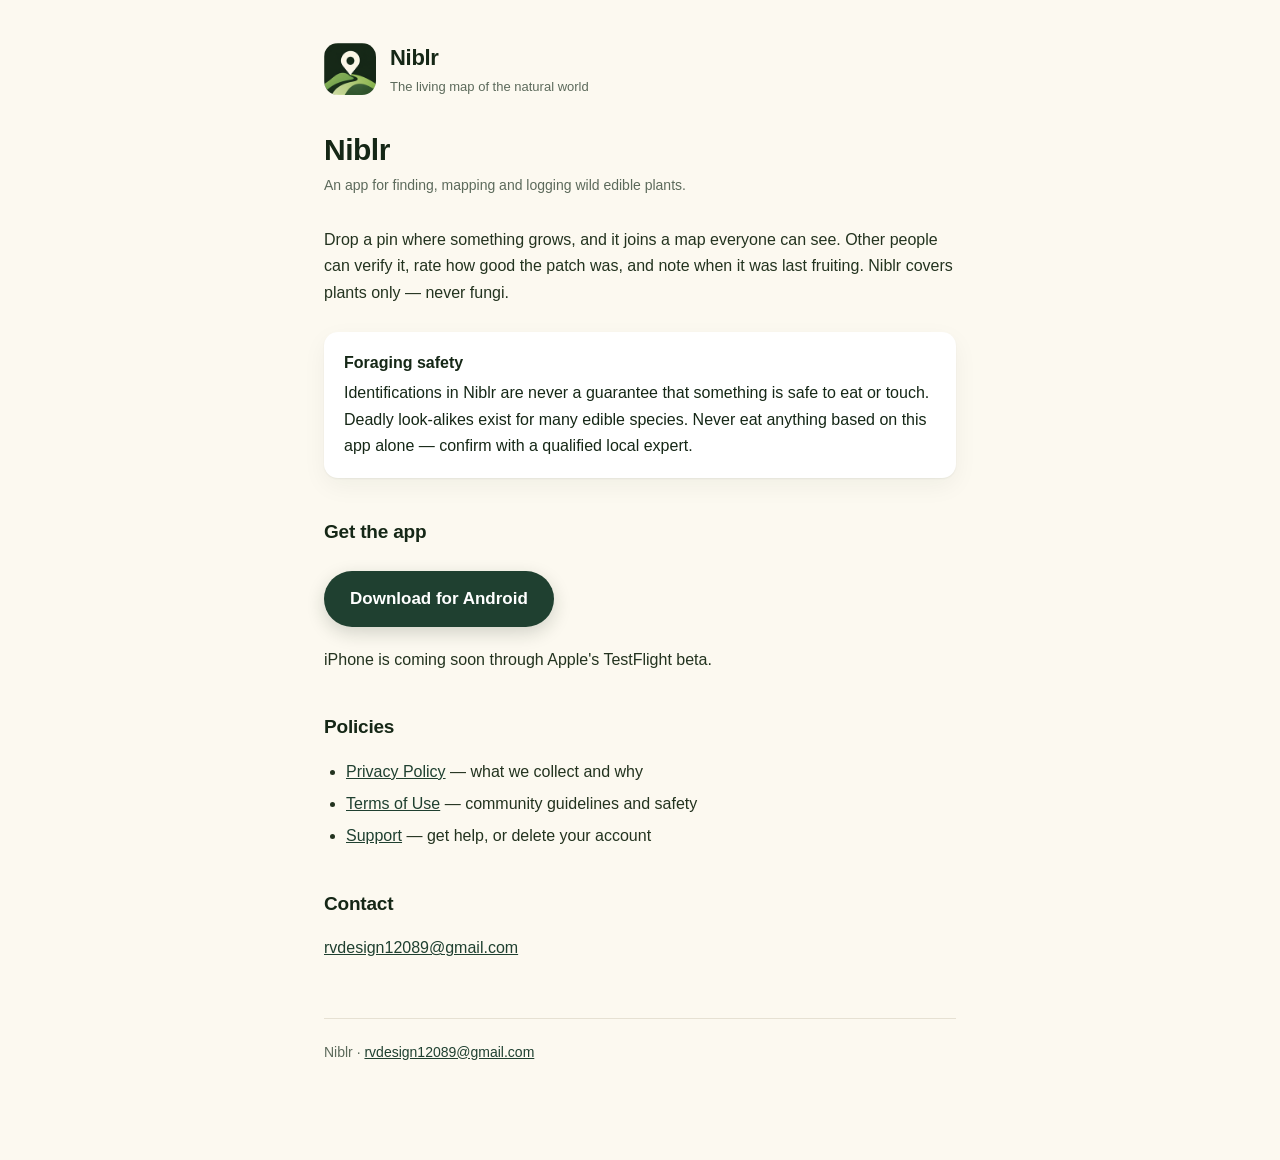
<file: index.html>
<!doctype html>
<html lang="en">
<head>
<meta charset="utf-8">
<meta name="viewport" content="width=device-width, initial-scale=1">
<title>Niblr</title>
<link rel="icon" href="icon.png">
<link rel="stylesheet" href="style.css">
</head>
<body>
<div class="wrap">

<header>
  <img src="icon.png" alt="">
  <div>
    <div class="name">Niblr</div>
    <div class="kicker">The living map of the natural world</div>
  </div>
</header>

<h1>Niblr</h1>
<p class="updated">An app for finding, mapping and logging wild edible plants.</p>

<p>Drop a pin where something grows, and it joins a map everyone can see.
Other people can verify it, rate how good the patch was, and note when it was
last fruiting. Niblr covers plants only — never fungi.</p>

<div class="note">
  <strong>Foraging safety</strong>
  Identifications in Niblr are never a guarantee that something is safe to eat
  or touch. Deadly look-alikes exist for many edible species. Never eat
  anything based on this app alone — confirm with a qualified local expert.
</div>

<h2>Get the app</h2>
<p><a class="button" href="android.html">Download for Android</a></p>
<p>iPhone is coming soon through Apple's TestFlight beta.</p>

<h2>Policies</h2>
<ul>
  <li><a href="privacy.html">Privacy Policy</a> — what we collect and why</li>
  <li><a href="terms.html">Terms of Use</a> — community guidelines and safety</li>
  <li><a href="support.html">Support</a> — get help, or delete your account</li>
</ul>

<h2>Contact</h2>
<p><a href="mailto:rvdesign12089@gmail.com">rvdesign12089@gmail.com</a></p>

<footer>Niblr · <a href="mailto:rvdesign12089@gmail.com">rvdesign12089@gmail.com</a></footer>

</div>
</body>
</html>
</file>
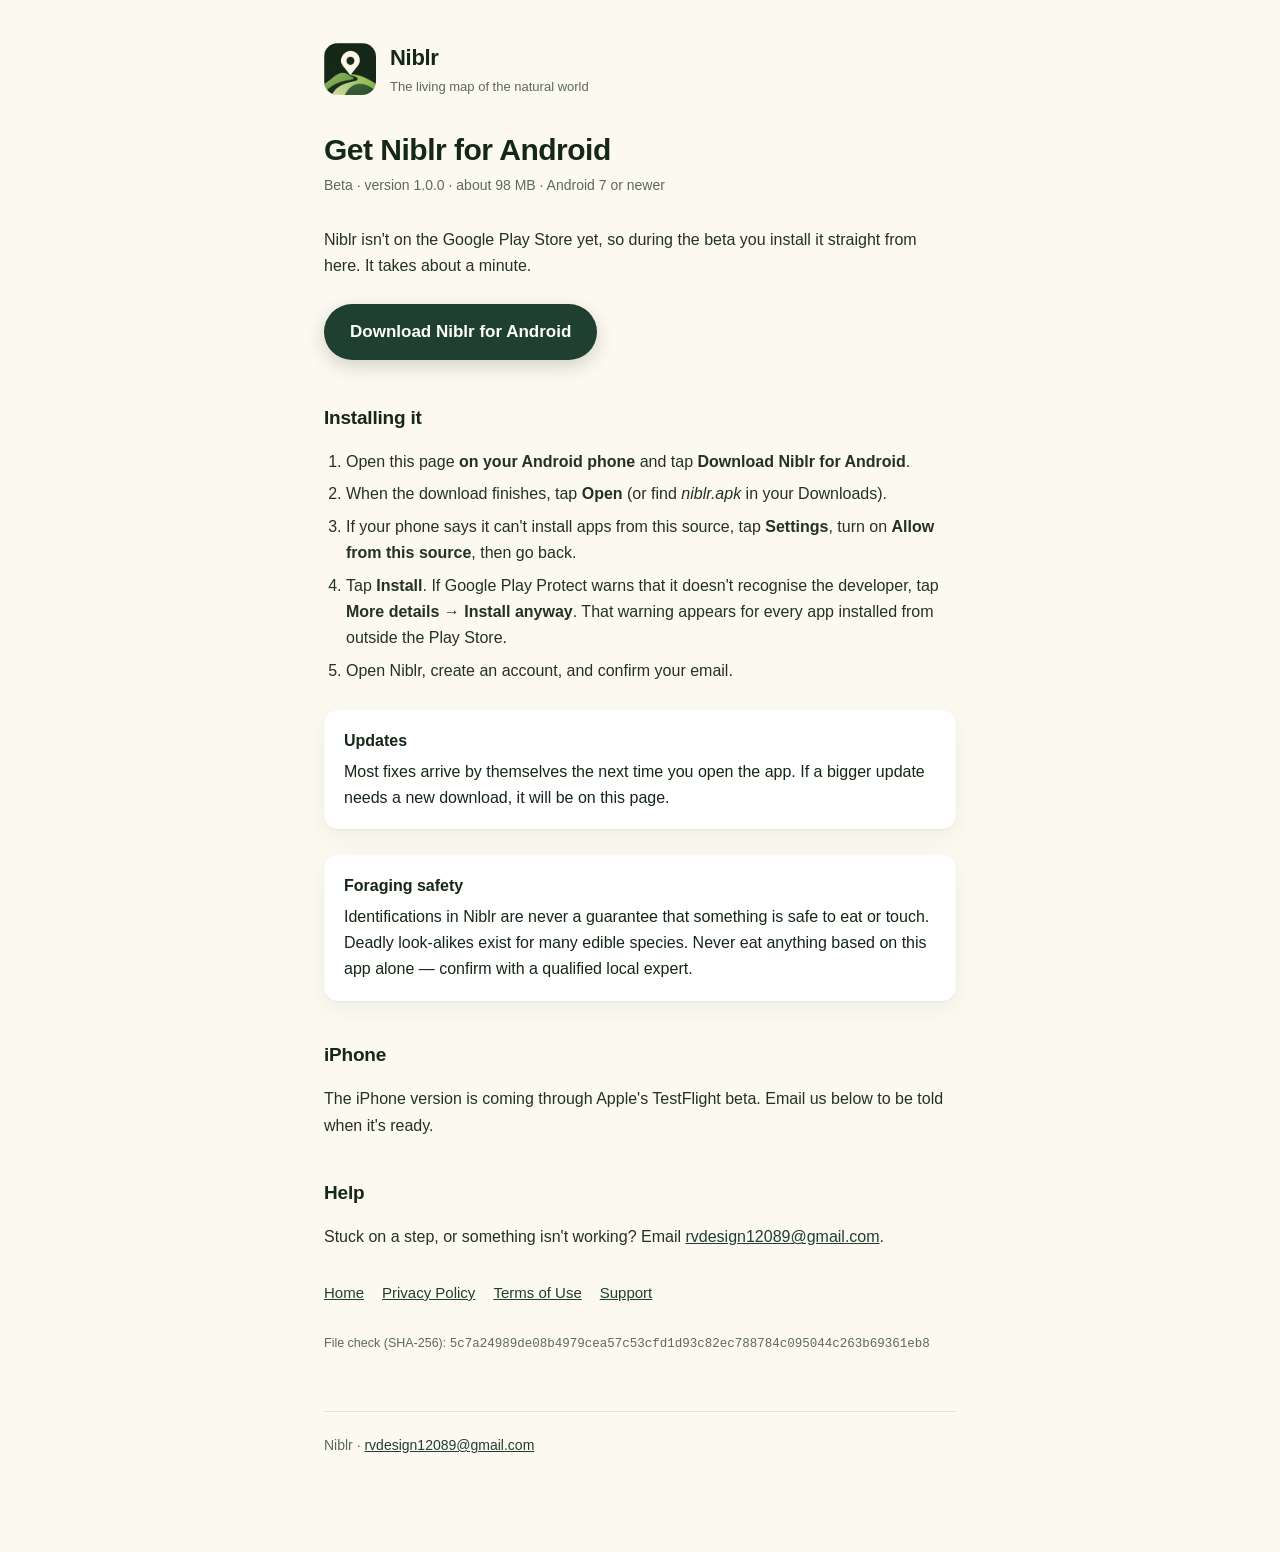
<file: android.html>
<!doctype html>
<html lang="en">
<head>
<meta charset="utf-8">
<meta name="viewport" content="width=device-width, initial-scale=1">
<title>Get Niblr for Android</title>
<meta name="description" content="Download the Niblr beta for Android — the living map of wild edible plants.">
<link rel="icon" href="icon.png">
<link rel="stylesheet" href="style.css">
</head>
<body>
<div class="wrap">

<header>
  <img src="icon.png" alt="">
  <div>
    <div class="name">Niblr</div>
    <div class="kicker">The living map of the natural world</div>
  </div>
</header>

<h1>Get Niblr for Android</h1>
<p class="updated">Beta · version <span id="ver">1.0.0</span> · about <span id="size">98</span> MB · Android 7 or newer</p>

<p>Niblr isn't on the Google Play Store yet, so during the beta you install it
straight from here. It takes about a minute.</p>

<p><a class="button" href="https://github.com/Coolcheesegoofu/niblr-site/releases/latest/download/niblr.apk">Download Niblr for Android</a></p>

<h2>Installing it</h2>
<ol>
  <li>Open this page <strong>on your Android phone</strong> and tap
    <strong>Download Niblr for Android</strong>.</li>
  <li>When the download finishes, tap <strong>Open</strong> (or find
    <em>niblr.apk</em> in your Downloads).</li>
  <li>If your phone says it can't install apps from this source, tap
    <strong>Settings</strong>, turn on <strong>Allow from this source</strong>,
    then go back.</li>
  <li>Tap <strong>Install</strong>. If Google Play Protect warns that it doesn't
    recognise the developer, tap <strong>More details</strong> →
    <strong>Install anyway</strong>. That warning appears for every app installed
    from outside the Play Store.</li>
  <li>Open Niblr, create an account, and confirm your email.</li>
</ol>

<div class="note">
  <strong>Updates</strong>
  Most fixes arrive by themselves the next time you open the app. If a bigger
  update needs a new download, it will be on this page.
</div>

<div class="note">
  <strong>Foraging safety</strong>
  Identifications in Niblr are never a guarantee that something is safe to eat
  or touch. Deadly look-alikes exist for many edible species. Never eat
  anything based on this app alone — confirm with a qualified local expert.
</div>

<h2>iPhone</h2>
<p>The iPhone version is coming through Apple's TestFlight beta. Email us below
to be told when it's ready.</p>

<h2>Help</h2>
<p>Stuck on a step, or something isn't working? Email
<a href="mailto:rvdesign12089@gmail.com">rvdesign12089@gmail.com</a>.</p>

<nav class="links">
  <a href="index.html">Home</a>
  <a href="privacy.html">Privacy Policy</a>
  <a href="terms.html">Terms of Use</a>
  <a href="support.html">Support</a>
</nav>

<p class="fine">File check (SHA-256): <code id="sha">5c7a24989de08b4979cea57c53cfd1d93c82ec788784c095044c263b69361eb8</code></p>

<footer>Niblr · <a href="mailto:rvdesign12089@gmail.com">rvdesign12089@gmail.com</a></footer>

</div>
</body>
</html>
</file>
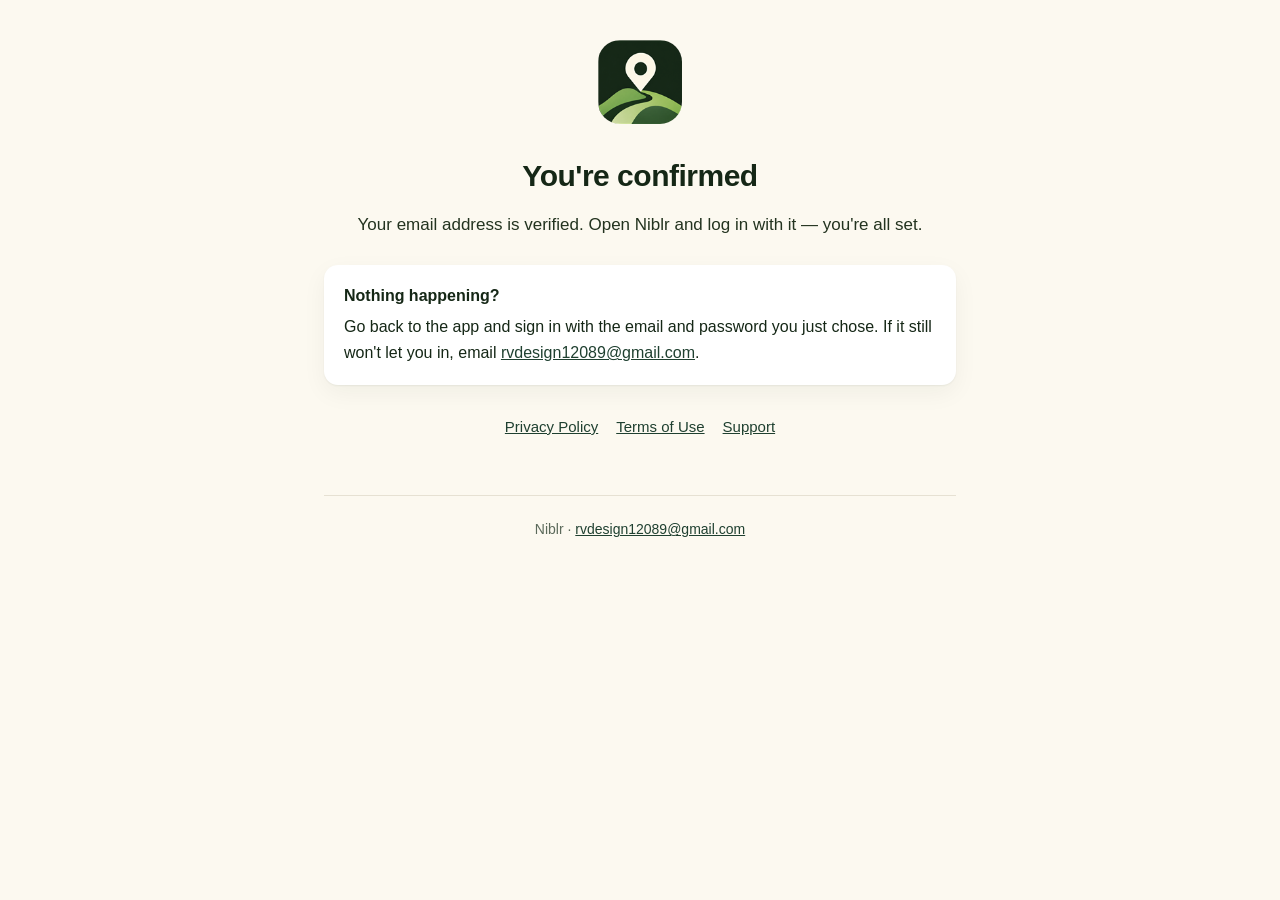
<file: confirmed.html>
<!doctype html>
<html lang="en">
<head>
<meta charset="utf-8">
<meta name="viewport" content="width=device-width, initial-scale=1">
<title>Email confirmed — Niblr</title>
<link rel="icon" href="icon.png">
<link rel="stylesheet" href="style.css">
<style>
  .center { text-align: center; padding-top: 40px; }
  .center img { width: 84px; height: 84px; border-radius: 22px; margin-bottom: 26px; }
  .center h1 { margin-bottom: 12px; }
  .lead { font-size: 17px; }
</style>
</head>
<body>
<div class="wrap center">

  <img src="icon.png" alt="">
  <h1 id="title">You're confirmed</h1>
  <p class="lead" id="lead">Your email address is verified. Open Niblr and log in with it —
  you're all set.</p>

  <div class="note" style="text-align:left">
    <strong>Nothing happening?</strong>
    Go back to the app and sign in with the email and password you just chose.
    If it still won't let you in, email
    <a href="mailto:rvdesign12089@gmail.com">rvdesign12089@gmail.com</a>.
  </div>

  <nav class="links" style="justify-content:center">
    <a href="privacy.html">Privacy Policy</a>
    <a href="terms.html">Terms of Use</a>
    <a href="support.html">Support</a>
  </nav>

  <footer>Niblr · <a href="mailto:rvdesign12089@gmail.com">rvdesign12089@gmail.com</a></footer>

</div>
<script>
  // Supabase appends #error=... when the link was expired or already used.
  // Usually the account is confirmed already (an earlier tap worked), so
  // point people at logging in rather than claiming a fresh confirmation.
  (function () {
    var h = new URLSearchParams(location.hash.slice(1));
    if (!h.get('error')) return;
    document.getElementById('title').textContent = 'This link has expired';
    document.getElementById('lead').textContent =
      'Confirmation links only work once and expire after a day. If you already ' +
      'tapped it, your email is confirmed — just open Niblr and log in. Otherwise, ' +
      'try signing up again in the app to get a new link.';
  })();
</script>
</body>
</html>
</file>
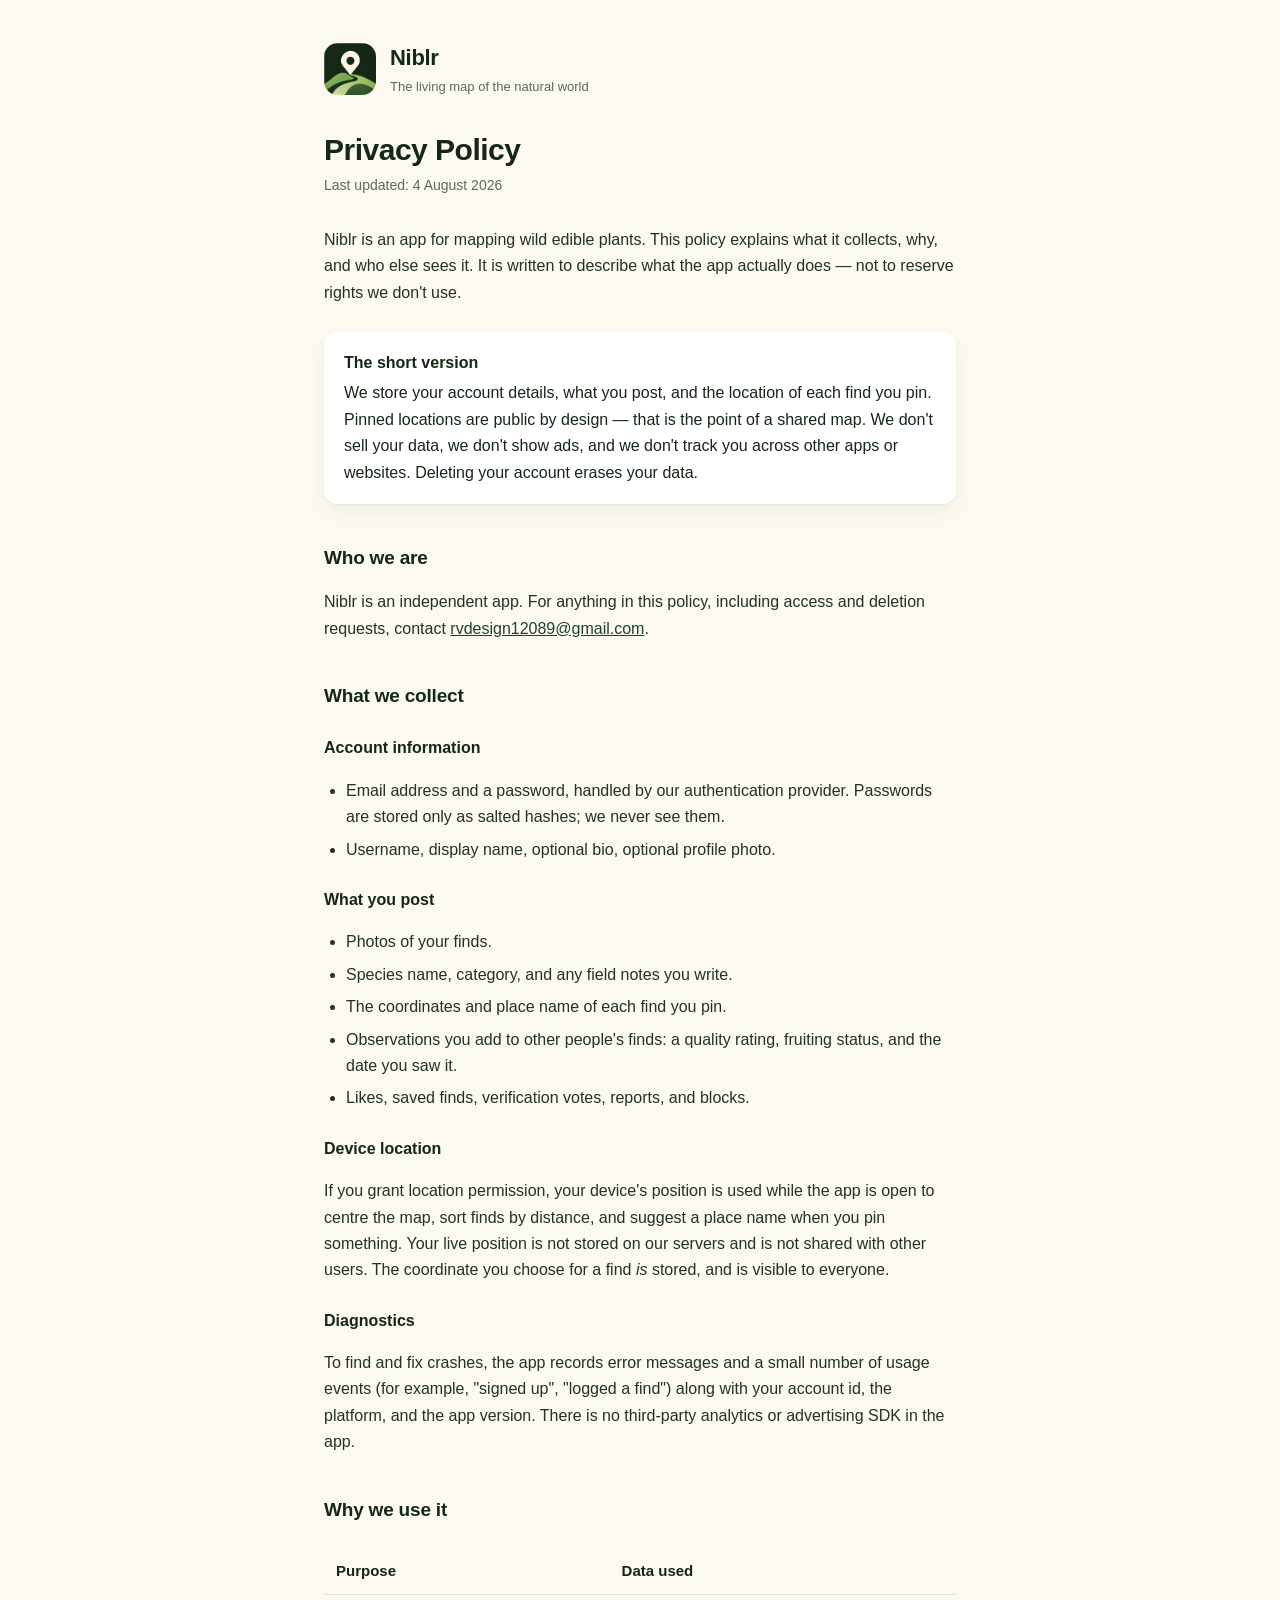
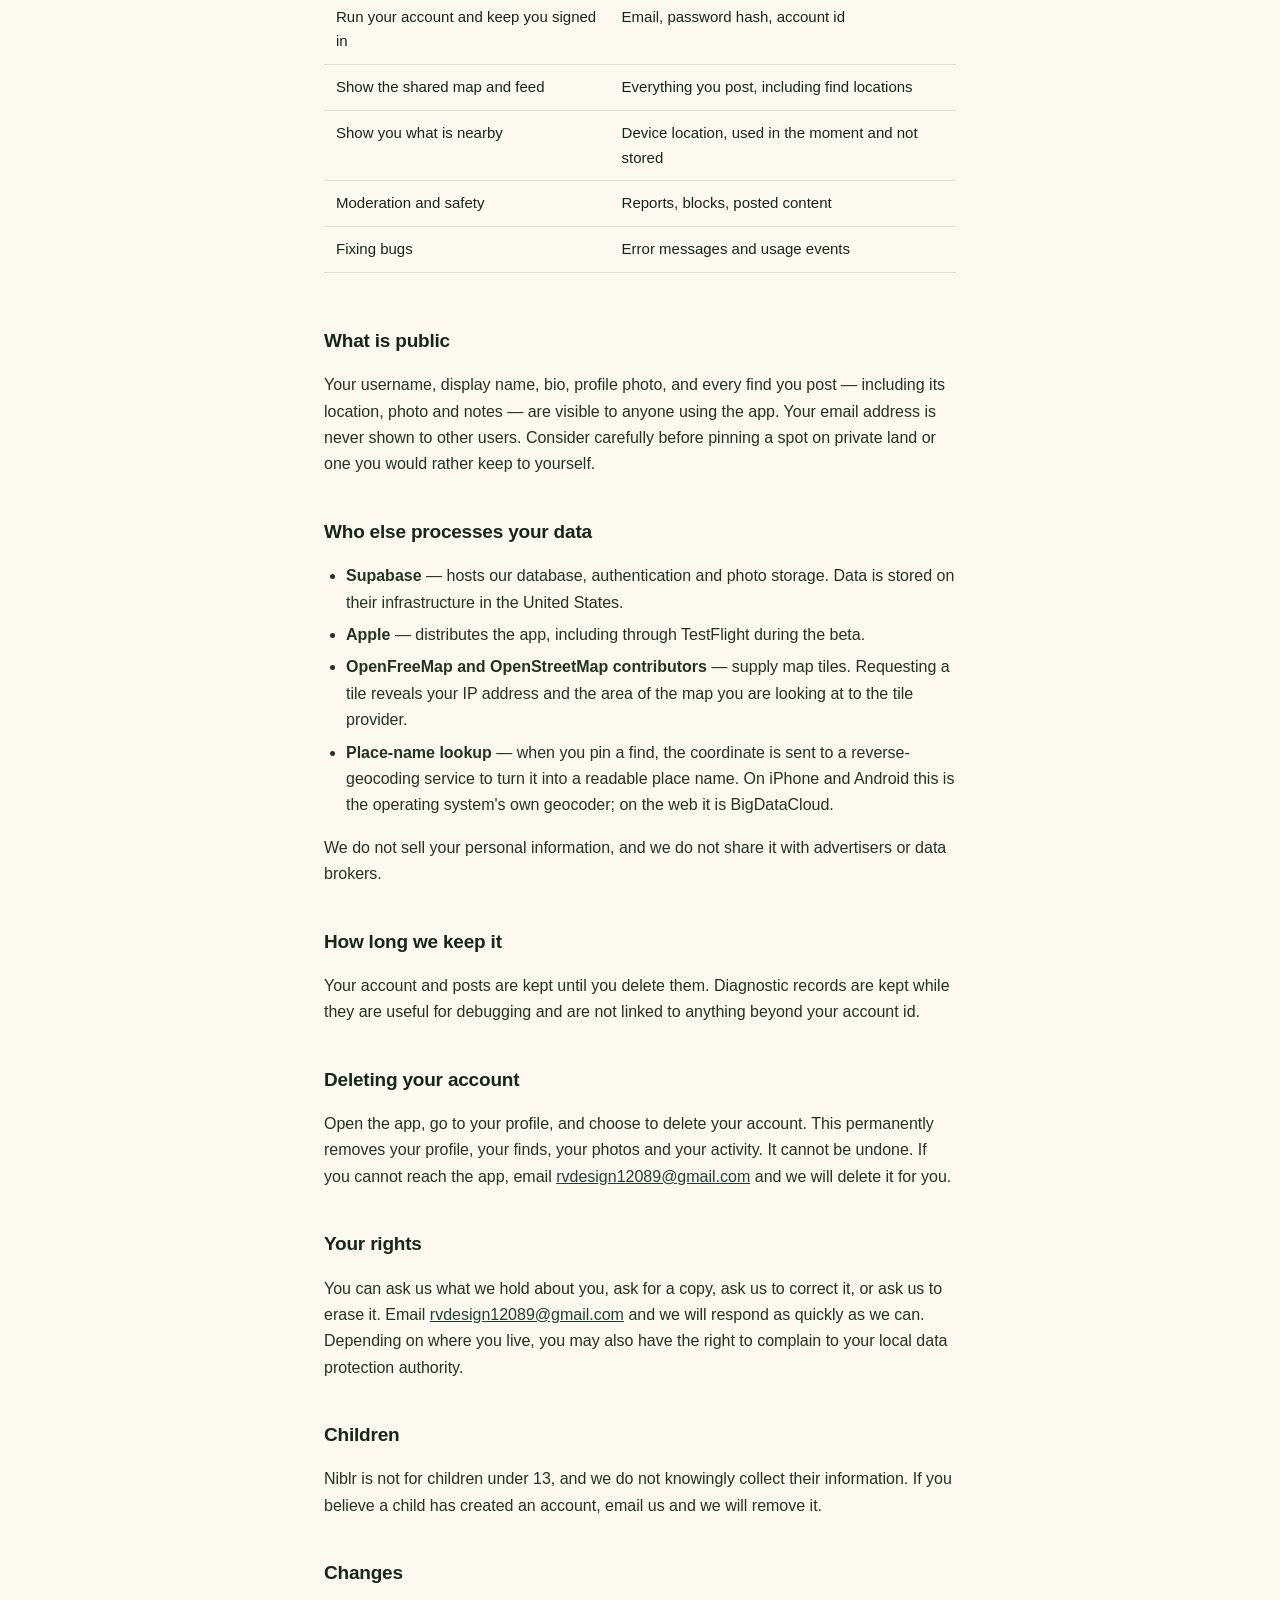
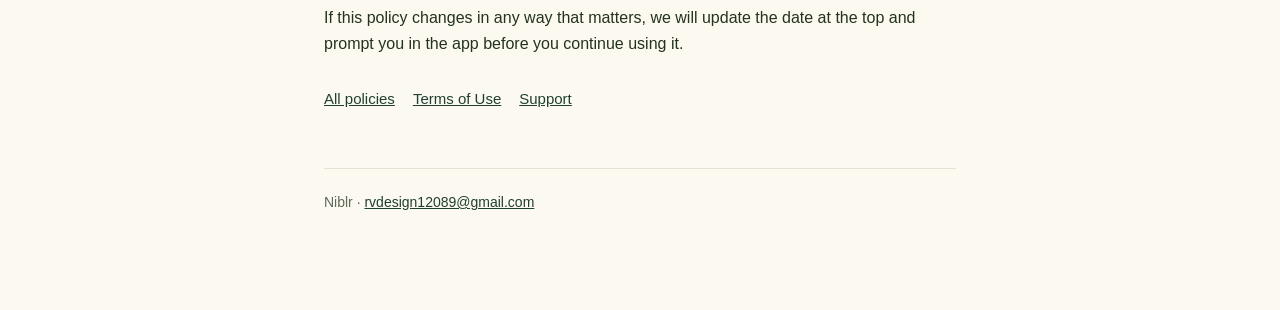
<file: privacy.html>
<!doctype html>
<html lang="en">
<head>
<meta charset="utf-8">
<meta name="viewport" content="width=device-width, initial-scale=1">
<title>Privacy Policy — Niblr</title>
<link rel="icon" href="icon.png">
<link rel="stylesheet" href="style.css">
</head>
<body>
<div class="wrap">

<header>
  <img src="icon.png" alt="">
  <div>
    <div class="name">Niblr</div>
    <div class="kicker">The living map of the natural world</div>
  </div>
</header>

<h1>Privacy Policy</h1>
<p class="updated">Last updated: 4 August 2026</p>

<p>Niblr is an app for mapping wild edible plants. This policy explains what
it collects, why, and who else sees it. It is written to describe what the app
actually does — not to reserve rights we don't use.</p>

<div class="note">
  <strong>The short version</strong>
  We store your account details, what you post, and the location of each find
  you pin. Pinned locations are public by design — that is the point of a
  shared map. We don't sell your data, we don't show ads, and we don't track
  you across other apps or websites. Deleting your account erases your data.
</div>

<h2>Who we are</h2>
<p>Niblr is an independent app. For anything in this policy, including access
and deletion requests, contact
<a href="mailto:rvdesign12089@gmail.com">rvdesign12089@gmail.com</a>.</p>

<h2>What we collect</h2>

<h3>Account information</h3>
<ul>
  <li>Email address and a password, handled by our authentication provider.
      Passwords are stored only as salted hashes; we never see them.</li>
  <li>Username, display name, optional bio, optional profile photo.</li>
</ul>

<h3>What you post</h3>
<ul>
  <li>Photos of your finds.</li>
  <li>Species name, category, and any field notes you write.</li>
  <li>The coordinates and place name of each find you pin.</li>
  <li>Observations you add to other people's finds: a quality rating, fruiting
      status, and the date you saw it.</li>
  <li>Likes, saved finds, verification votes, reports, and blocks.</li>
</ul>

<h3>Device location</h3>
<p>If you grant location permission, your device's position is used while the
app is open to centre the map, sort finds by distance, and suggest a place
name when you pin something. Your live position is not stored on our servers
and is not shared with other users. The coordinate you choose for a find
<em>is</em> stored, and is visible to everyone.</p>

<h3>Diagnostics</h3>
<p>To find and fix crashes, the app records error messages and a small number
of usage events (for example, "signed up", "logged a find") along with your
account id, the platform, and the app version. There is no third-party
analytics or advertising SDK in the app.</p>

<h2>Why we use it</h2>
<div class="scroll">
<table>
  <tr><th>Purpose</th><th>Data used</th></tr>
  <tr><td>Run your account and keep you signed in</td><td>Email, password hash, account id</td></tr>
  <tr><td>Show the shared map and feed</td><td>Everything you post, including find locations</td></tr>
  <tr><td>Show you what is nearby</td><td>Device location, used in the moment and not stored</td></tr>
  <tr><td>Moderation and safety</td><td>Reports, blocks, posted content</td></tr>
  <tr><td>Fixing bugs</td><td>Error messages and usage events</td></tr>
</table>
</div>

<h2>What is public</h2>
<p>Your username, display name, bio, profile photo, and every find you post —
including its location, photo and notes — are visible to anyone using the app.
Your email address is never shown to other users. Consider carefully before
pinning a spot on private land or one you would rather keep to yourself.</p>

<h2>Who else processes your data</h2>
<ul>
  <li><strong>Supabase</strong> — hosts our database, authentication and photo
      storage. Data is stored on their infrastructure in the United States.</li>
  <li><strong>Apple</strong> — distributes the app, including through TestFlight
      during the beta.</li>
  <li><strong>OpenFreeMap and OpenStreetMap contributors</strong> — supply map
      tiles. Requesting a tile reveals your IP address and the area of the map
      you are looking at to the tile provider.</li>
  <li><strong>Place-name lookup</strong> — when you pin a find, the coordinate
      is sent to a reverse-geocoding service to turn it into a readable place
      name. On iPhone and Android this is the operating system's own geocoder;
      on the web it is BigDataCloud.</li>
</ul>
<p>We do not sell your personal information, and we do not share it with
advertisers or data brokers.</p>

<h2>How long we keep it</h2>
<p>Your account and posts are kept until you delete them. Diagnostic records
are kept while they are useful for debugging and are not linked to anything
beyond your account id.</p>

<h2>Deleting your account</h2>
<p>Open the app, go to your profile, and choose to delete your account. This
permanently removes your profile, your finds, your photos and your activity.
It cannot be undone. If you cannot reach the app, email
<a href="mailto:rvdesign12089@gmail.com">rvdesign12089@gmail.com</a> and we
will delete it for you.</p>

<h2>Your rights</h2>
<p>You can ask us what we hold about you, ask for a copy, ask us to correct it,
or ask us to erase it. Email
<a href="mailto:rvdesign12089@gmail.com">rvdesign12089@gmail.com</a> and we
will respond as quickly as we can. Depending on where you live, you may also
have the right to complain to your local data protection authority.</p>

<h2>Children</h2>
<p>Niblr is not for children under 13, and we do not knowingly collect their
information. If you believe a child has created an account, email us and we
will remove it.</p>

<h2>Changes</h2>
<p>If this policy changes in any way that matters, we will update the date at
the top and prompt you in the app before you continue using it.</p>

<nav class="links">
  <a href="index.html">All policies</a>
  <a href="terms.html">Terms of Use</a>
  <a href="support.html">Support</a>
</nav>

<footer>Niblr · <a href="mailto:rvdesign12089@gmail.com">rvdesign12089@gmail.com</a></footer>

</div>
</body>
</html>
</file>
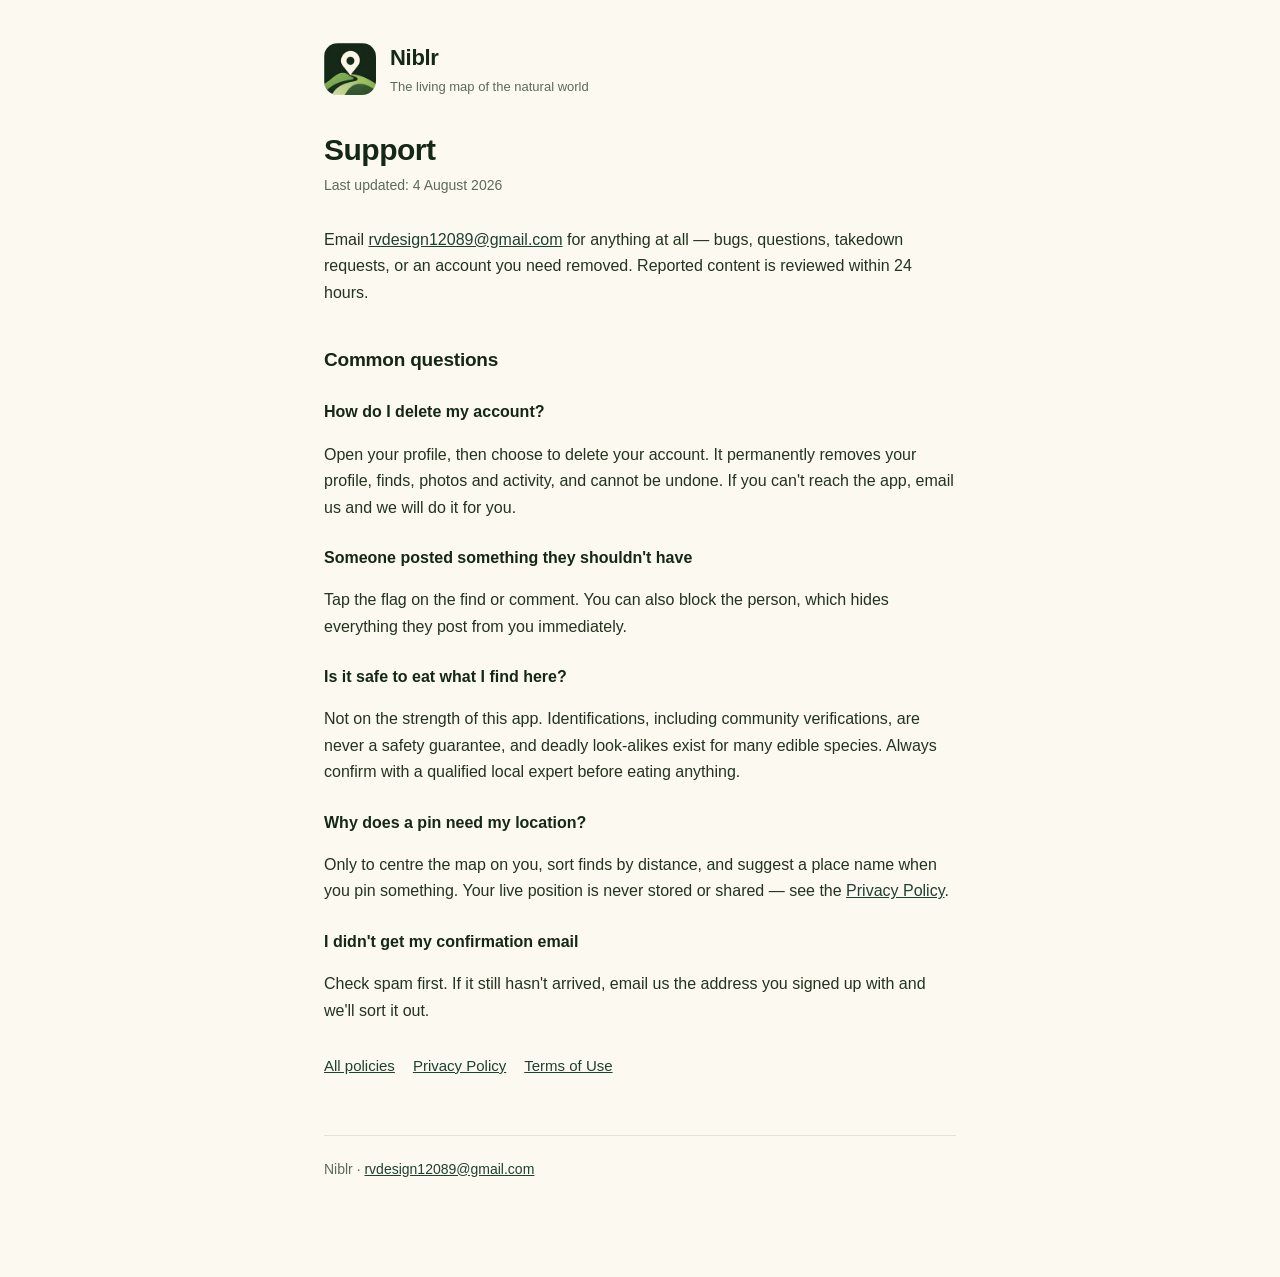
<file: support.html>
<!doctype html>
<html lang="en">
<head>
<meta charset="utf-8">
<meta name="viewport" content="width=device-width, initial-scale=1">
<title>Support — Niblr</title>
<link rel="icon" href="icon.png">
<link rel="stylesheet" href="style.css">
</head>
<body>
<div class="wrap">

<header>
  <img src="icon.png" alt="">
  <div>
    <div class="name">Niblr</div>
    <div class="kicker">The living map of the natural world</div>
  </div>
</header>

<h1>Support</h1>
<p class="updated">Last updated: 4 August 2026</p>

<p>Email <a href="mailto:rvdesign12089@gmail.com">rvdesign12089@gmail.com</a>
for anything at all — bugs, questions, takedown requests, or an account you
need removed. Reported content is reviewed within 24 hours.</p>

<h2>Common questions</h2>

<h3>How do I delete my account?</h3>
<p>Open your profile, then choose to delete your account. It permanently
removes your profile, finds, photos and activity, and cannot be undone. If you
can't reach the app, email us and we will do it for you.</p>

<h3>Someone posted something they shouldn't have</h3>
<p>Tap the flag on the find or comment. You can also block the person, which
hides everything they post from you immediately.</p>

<h3>Is it safe to eat what I find here?</h3>
<p>Not on the strength of this app. Identifications, including community
verifications, are never a safety guarantee, and deadly look-alikes exist for
many edible species. Always confirm with a qualified local expert before
eating anything.</p>

<h3>Why does a pin need my location?</h3>
<p>Only to centre the map on you, sort finds by distance, and suggest a place
name when you pin something. Your live position is never stored or shared —
see the <a href="privacy.html">Privacy Policy</a>.</p>

<h3>I didn't get my confirmation email</h3>
<p>Check spam first. If it still hasn't arrived, email us the address you
signed up with and we'll sort it out.</p>

<nav class="links">
  <a href="index.html">All policies</a>
  <a href="privacy.html">Privacy Policy</a>
  <a href="terms.html">Terms of Use</a>
</nav>

<footer>Niblr · <a href="mailto:rvdesign12089@gmail.com">rvdesign12089@gmail.com</a></footer>

</div>
</body>
</html>
</file>
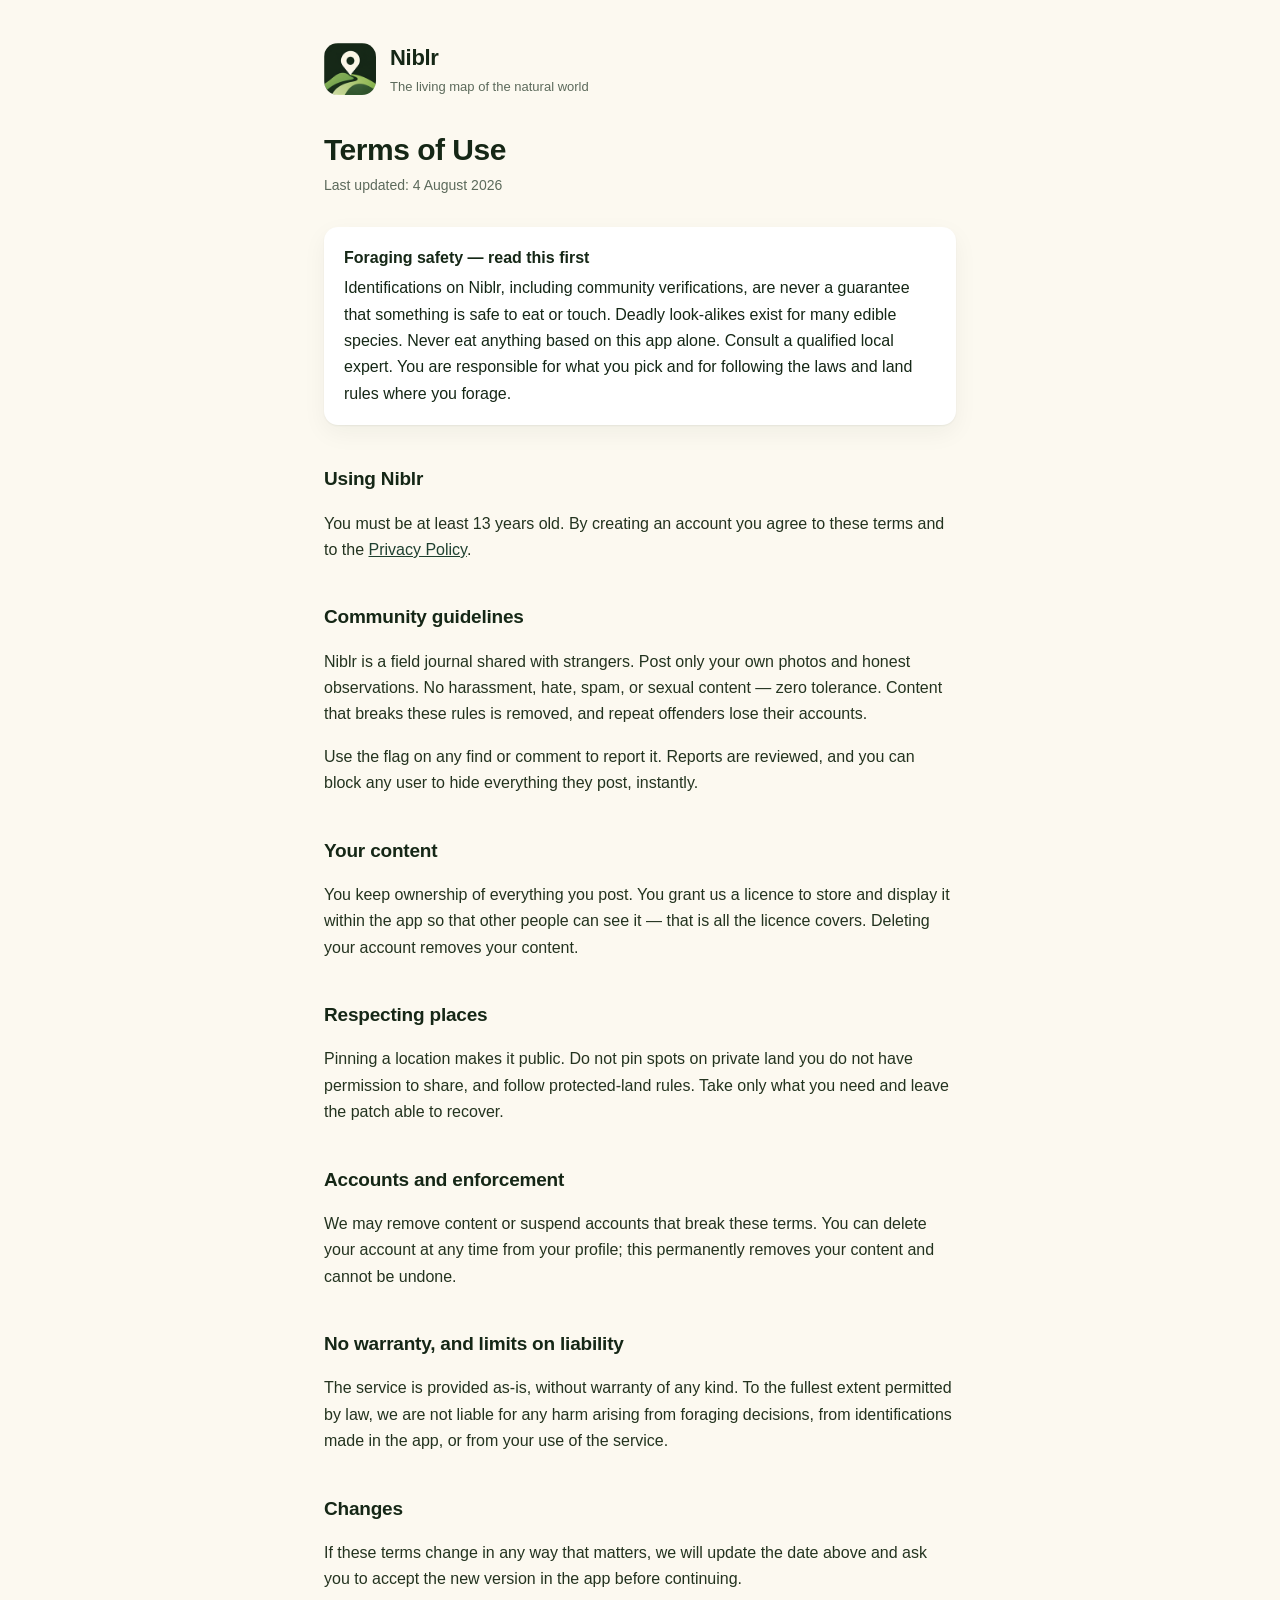
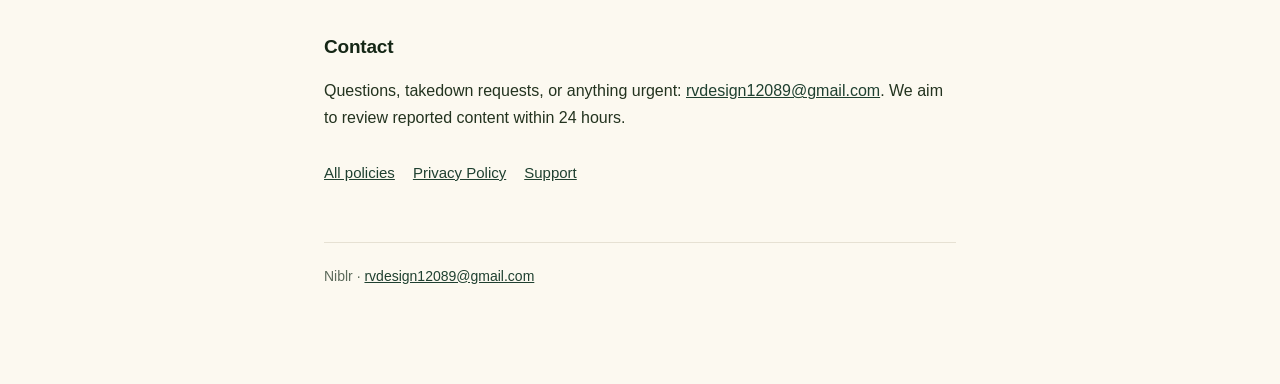
<file: terms.html>
<!doctype html>
<html lang="en">
<head>
<meta charset="utf-8">
<meta name="viewport" content="width=device-width, initial-scale=1">
<title>Terms of Use — Niblr</title>
<link rel="icon" href="icon.png">
<link rel="stylesheet" href="style.css">
</head>
<body>
<div class="wrap">

<header>
  <img src="icon.png" alt="">
  <div>
    <div class="name">Niblr</div>
    <div class="kicker">The living map of the natural world</div>
  </div>
</header>

<h1>Terms of Use</h1>
<p class="updated">Last updated: 4 August 2026</p>

<div class="note">
  <strong>Foraging safety — read this first</strong>
  Identifications on Niblr, including community verifications, are never a
  guarantee that something is safe to eat or touch. Deadly look-alikes exist
  for many edible species. Never eat anything based on this app alone. Consult
  a qualified local expert. You are responsible for what you pick and for
  following the laws and land rules where you forage.
</div>

<h2>Using Niblr</h2>
<p>You must be at least 13 years old. By creating an account you agree to these
terms and to the <a href="privacy.html">Privacy Policy</a>.</p>

<h2>Community guidelines</h2>
<p>Niblr is a field journal shared with strangers. Post only your own photos
and honest observations. No harassment, hate, spam, or sexual content — zero
tolerance. Content that breaks these rules is removed, and repeat offenders
lose their accounts.</p>
<p>Use the flag on any find or comment to report it. Reports are reviewed, and
you can block any user to hide everything they post, instantly.</p>

<h2>Your content</h2>
<p>You keep ownership of everything you post. You grant us a licence to store
and display it within the app so that other people can see it — that is all
the licence covers. Deleting your account removes your content.</p>

<h2>Respecting places</h2>
<p>Pinning a location makes it public. Do not pin spots on private land you do
not have permission to share, and follow protected-land rules. Take only what
you need and leave the patch able to recover.</p>

<h2>Accounts and enforcement</h2>
<p>We may remove content or suspend accounts that break these terms. You can
delete your account at any time from your profile; this permanently removes
your content and cannot be undone.</p>

<h2>No warranty, and limits on liability</h2>
<p>The service is provided as-is, without warranty of any kind. To the fullest
extent permitted by law, we are not liable for any harm arising from foraging
decisions, from identifications made in the app, or from your use of the
service.</p>

<h2>Changes</h2>
<p>If these terms change in any way that matters, we will update the date above
and ask you to accept the new version in the app before continuing.</p>

<h2>Contact</h2>
<p>Questions, takedown requests, or anything urgent:
<a href="mailto:rvdesign12089@gmail.com">rvdesign12089@gmail.com</a>. We aim to
review reported content within 24 hours.</p>

<nav class="links">
  <a href="index.html">All policies</a>
  <a href="privacy.html">Privacy Policy</a>
  <a href="support.html">Support</a>
</nav>

<footer>Niblr · <a href="mailto:rvdesign12089@gmail.com">rvdesign12089@gmail.com</a></footer>

</div>
</body>
</html>
</file>
<file: style.css>
/* Niblr legal pages. Self-contained: no CDNs, no fonts to fetch, no scripts. */
:root {
  --paper: #fcf9f0;
  --ink: #152716;
  --muted: #5c6a5b;
  --rule: #e6e1d3;
  --accent: #1f4030;
}
* { box-sizing: border-box; }
body {
  margin: 0;
  background: var(--paper);
  color: var(--ink);
  font: 16px/1.65 -apple-system, BlinkMacSystemFont, "Segoe UI", Roboto, Helvetica, Arial, sans-serif;
  -webkit-text-size-adjust: 100%;
}
.wrap { max-width: 680px; margin: 0 auto; padding: 40px 24px 96px; }
header { display: flex; align-items: center; gap: 14px; margin-bottom: 34px; }
header img { width: 52px; height: 52px; border-radius: 14px; display: block; }
header .name { font-size: 22px; font-weight: 700; letter-spacing: -0.3px; }
header .kicker { font-size: 13px; color: var(--muted); }
h1 { font-size: 30px; line-height: 1.2; letter-spacing: -0.5px; margin: 0 0 6px; }
h2 { font-size: 19px; margin: 38px 0 10px; letter-spacing: -0.2px; }
h3 { font-size: 16px; margin: 24px 0 6px; }
p, li { color: #23331f; }
.updated { color: var(--muted); font-size: 14px; margin: 0 0 30px; }
a { color: var(--accent); }
ul { padding-left: 22px; }
li { margin: 6px 0; }
.note {
  background: #fff;
  border-radius: 14px;
  padding: 18px 20px;
  margin: 26px 0;
  box-shadow: 0 1px 2px rgba(21, 39, 22, 0.06), 0 8px 24px rgba(21, 39, 22, 0.05);
}
.note strong { display: block; margin-bottom: 4px; }
nav.links { display: flex; flex-wrap: wrap; gap: 10px 18px; margin: 30px 0 0; font-size: 15px; }
.button {
  display: inline-block;
  background: var(--accent);
  color: #fff;
  font-weight: 600;
  font-size: 17px;
  text-decoration: none;
  padding: 14px 26px;
  border-radius: 999px;
  margin: 8px 0 4px;
  box-shadow: 0 6px 18px rgba(21, 39, 22, 0.18);
}
.button:hover { filter: brightness(1.08); }
ol { padding-left: 22px; }
.fine { color: var(--muted); font-size: 12.5px; margin-top: 28px; word-break: break-all; }
footer {
  margin-top: 56px; padding-top: 22px;
  border-top: 1px solid var(--rule);
  color: var(--muted); font-size: 14px;
}
table { border-collapse: collapse; width: 100%; margin: 14px 0; font-size: 15px; }
th, td { text-align: left; padding: 10px 12px; border-bottom: 1px solid var(--rule); vertical-align: top; }
th { font-weight: 600; }
.scroll { overflow-x: auto; }
@media (prefers-color-scheme: dark) {
  :root { --paper: #11190f; --ink: #eef0e6; --muted: #9aa696; --rule: #29331f; --accent: #a9c9a0; }
  p, li { color: #dfe4d5; }
  .note { background: #18220f; box-shadow: none; }
  .button { color: #11190f; box-shadow: none; }
}
</file>
